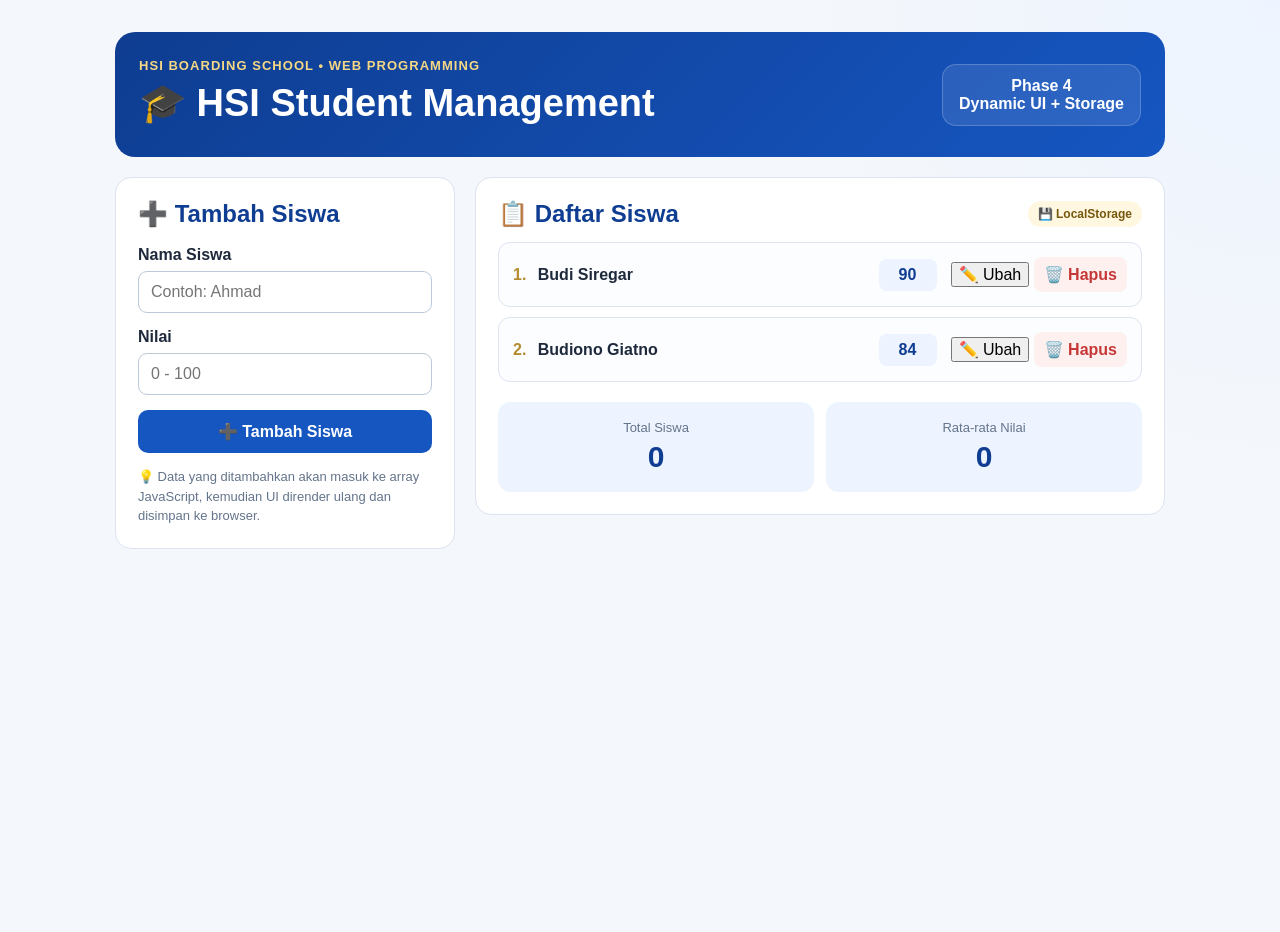
<file: js-materi-5/index.html>
<!DOCTYPE html>
<html lang="id">
<head>
  <meta charset="UTF-8">
  <meta name="viewport" content="width=device-width, initial-scale=1.0">
  <title>HSI Student Management</title>
  <style>
    :root {
      --blue:#1656c1; --blue-dark:#0e3d91; --blue-soft:#edf4ff;
      --gold:#b58b2f; --gold-soft:#fff7df; --white:#fff; --bg:#f4f7fb;
      --text:#1e293b; --muted:#64748b; --border:#dbe4f0;
      --danger:#c63737; --danger-soft:#fff0f0; --radius:16px;
    }
    *{box-sizing:border-box}
    body{margin:0;min-height:100vh;font-family:Arial,sans-serif;background:radial-gradient(circle at top right,#edf4ff 0,transparent 30%),var(--bg);color:var(--text)}
    button,input{font:inherit} button{cursor:pointer}
    .page{width:min(1050px,calc(100% - 30px));margin:32px auto 50px}
    .header{display:flex;justify-content:space-between;align-items:center;gap:20px;padding:24px;margin-bottom:20px;color:var(--white);background:linear-gradient(135deg,var(--blue-dark),var(--blue));border-radius:20px}
    .school{display:inline-block;margin-bottom:8px;font-size:13px;font-weight:bold;letter-spacing:.08em;color:#f5d784}
    .header h1{margin:0 0 8px;font-size:clamp(24px,5vw,38px)}
    .header p{margin:0;max-width:650px;line-height:1.5;color:#dbeafe}
    .phase-badge{flex-shrink:0;padding:12px 16px;border:1px solid rgba(255,255,255,.2);border-radius:14px;text-align:center;font-weight:bold;background:rgba(255,255,255,.1)}
    .concept-row{display:grid;grid-template-columns:repeat(4,1fr);gap:10px;margin-bottom:20px}
    .concept{padding:13px;background:var(--white);border:1px solid var(--border);border-radius:13px;text-align:center;font-weight:bold;font-size:14px}
    .concept span{display:block;margin-top:4px;color:var(--muted);font-size:12px;font-weight:normal}
    .app-grid{display:grid;grid-template-columns:340px 1fr;gap:20px;align-items:start}
    .card{background:var(--white);border:1px solid var(--border);border-radius:var(--radius);padding:22px}
    .card h2{margin:0 0 18px;color:var(--blue-dark)}
    label{display:block;margin-bottom:7px;font-weight:bold}
    input{width:100%;padding:11px 12px;margin-bottom:15px;border:1px solid #bcc9d9;border-radius:9px;outline:none}
    input:focus{border-color:var(--blue);box-shadow:0 0 0 3px var(--blue-soft)}
    .primary-btn{width:100%;padding:12px;border:0;border-radius:10px;color:var(--white);background:var(--blue);font-weight:bold}
    .primary-btn:hover{background:var(--blue-dark)}
    .form-note{margin:14px 0 0;color:var(--muted);font-size:13px;line-height:1.5}
    .list-header{display:flex;justify-content:space-between;align-items:center;gap:10px;margin-bottom:14px}
    .list-header h2{margin:0}
    .saved-status{padding:6px 10px;border-radius:999px;color:#76580c;background:var(--gold-soft);font-size:12px;font-weight:bold}
    .student-list{display:grid;gap:10px}
    .student-item{display:grid;grid-template-columns:1fr auto auto;align-items:center;gap:14px;padding:14px;border:1px solid var(--border);border-radius:12px;background:#fbfdff}
    .student-name{font-weight:bold}
    .student-number{display:inline-block;margin-right:7px;color:var(--gold)}
    .score{min-width:58px;padding:7px 10px;border-radius:8px;text-align:center;font-weight:bold;color:var(--blue-dark);background:var(--blue-soft)}
    .delete-btn{border:0;border-radius:8px;padding:8px 10px;color:var(--danger);background:var(--danger-soft);font-weight:bold}
    .empty{padding:28px;border:1px dashed #b9c7d8;border-radius:12px;text-align:center;color:var(--muted);background:#fbfdff}
    .stats{display:grid;grid-template-columns:repeat(2,1fr);gap:12px;margin-top:20px}
    .stat-box{padding:18px;border-radius:13px;text-align:center;color:var(--blue-dark);background:var(--blue-soft)}
    .stat-box span{display:block;margin-bottom:5px;color:var(--muted);font-size:13px}
    .stat-box strong{font-size:30px}
    @media(max-width:800px){.app-grid{grid-template-columns:1fr}.concept-row{grid-template-columns:repeat(2,1fr)}.header{align-items:flex-start;flex-direction:column}}
    @media(max-width:520px){.page{width:min(100% - 18px,1050px);margin-top:15px}.concept-row{grid-template-columns:1fr}.student-item{grid-template-columns:1fr auto}.score{grid-column:2;grid-row:1}.delete-btn{grid-column:1/-1}}
  </style>
  <script src="script.js" defer></script>
</head>
<body>
  <main class="page">
    <header class="header">
      <div>
        <span class="school">HSI BOARDING SCHOOL • WEB PROGRAMMING</span>
        <h1>🎓 HSI Student Management</h1>
      </div>
      <div class="phase-badge">Phase 4<br>Dynamic UI + Storage</div>
    </header>

    <section class="app-grid">
      <section class="card">
        <h2>➕ Tambah Siswa</h2>
        <form id="studentForm">
          <label for="studentName">Nama Siswa</label>
          <input id="studentName" type="text" placeholder="Contoh: Ahmad" autocomplete="off" required>

          <label for="studentScore">Nilai</label> 
          <input id="studentScore" type="number" min="0" max="100" placeholder="0 - 100" required>

          <button class="primary-btn" type="submit">➕ Tambah Siswa</button>
        </form>
        <p class="form-note">💡 Data yang ditambahkan akan masuk ke array JavaScript, kemudian UI dirender ulang dan disimpan ke browser.</p>
      </section>

      <section class="card">
        <div class="list-header">
          <h2>📋 Daftar Siswa</h2>
          <span class="saved-status">💾 LocalStorage</span>
        </div>

        <div id="studentList" class="student-list"></div>

        <div class="stats">
          <div class="stat-box"><span>Total Siswa</span><strong id="totalStudents">0</strong></div>
          <div class="stat-box"><span>Rata-rata Nilai</span><strong id="averageScore">0</strong></div>
        </div>
      </section>
    </section>
  </main>
</body>
</html>
</file>
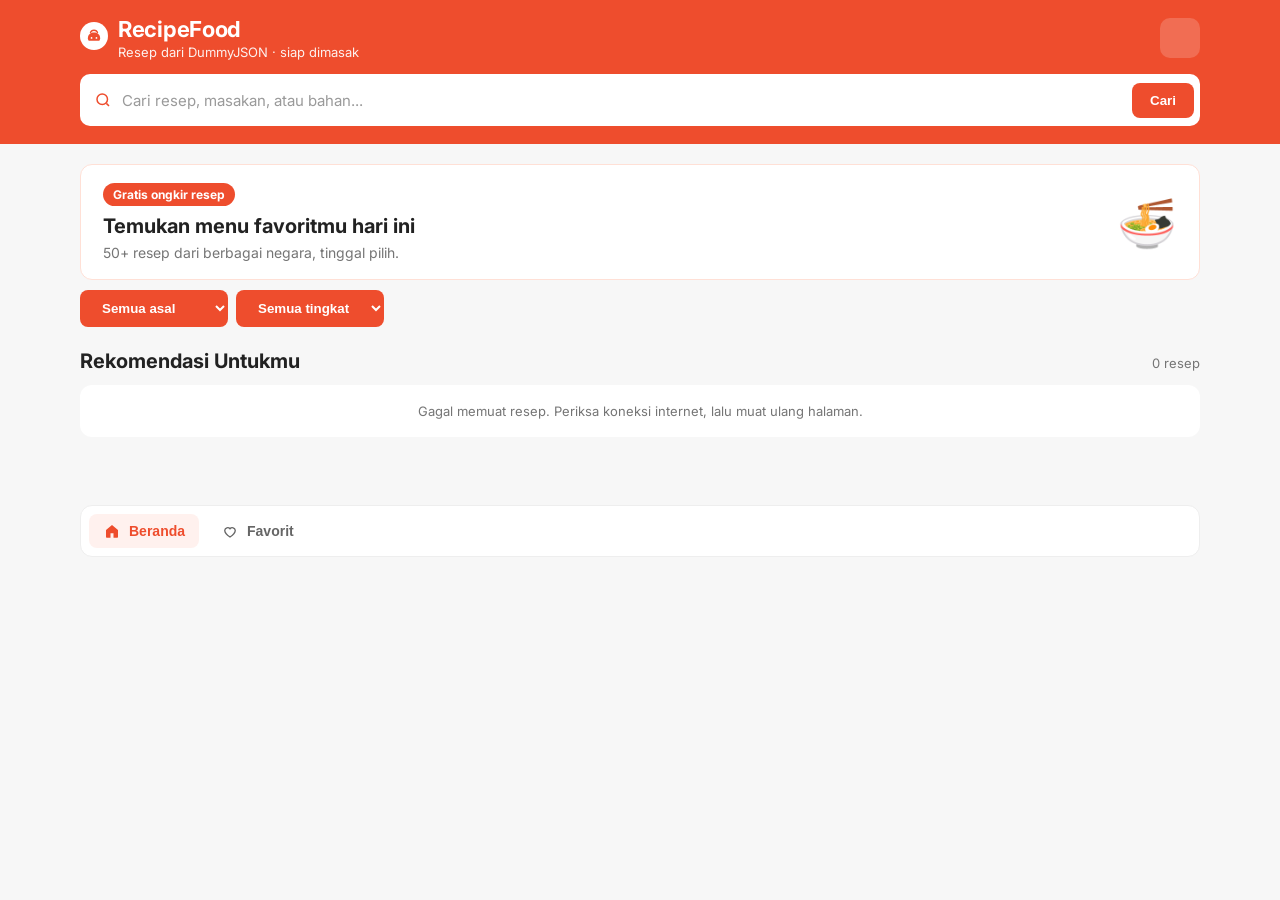
<file: RECIPE FINDER API (SKL 2)/index.html>
<!DOCTYPE html>
<html lang="id">
<head>
  <meta charset="UTF-8">
  <meta name="viewport" content="width=device-width, initial-scale=1.0">
  <title>RecipeFood — Cari Resep</title>
  <link rel="stylesheet" href="style.css">
  <link rel="preconnect" href="https://fonts.googleapis.com">
  <link rel="preconnect" href="https://fonts.gstatic.com" crossorigin>
  <link href="https://fonts.googleapis.com/css2?family=Inter:wght@400;500;600;700;800&display=swap" rel="stylesheet">
</head>
<body>
  <div class="app">
    <header class="header">
      <div class="header-top">
        <div class="brand">
          <span class="brand-mark" aria-hidden="true">
            <svg viewBox="0 0 32 32" width="28" height="28">
              <circle cx="16" cy="16" r="16" fill="#fff"/>
              <path d="M9 18.5c0-3.6 2.4-6.5 7-6.5s7 2.9 7 6.5c0 1.2-.4 2.2-1 3H10c-.6-.8-1-1.8-1-3z" fill="#EE4D2D"/>
              <path d="M12 12.2c.4-1.6 1.8-2.7 4-2.7s3.6 1.1 4 2.7" fill="none" stroke="#EE4D2D" stroke-width="1.6" stroke-linecap="round"/>
              <circle cx="13.2" cy="18.2" r="1" fill="#fff"/>
              <circle cx="18.8" cy="18.2" r="1" fill="#fff"/>
            </svg>
          </span>
          <div>
            <h1>RecipeFood</h1>
            <p class="loc">Resep dari DummyJSON · siap dimasak</p>
          </div>
        </div>
        <button class="icon-btn" type="button" aria-label="Keranjang">

        </button>
      </div>

      <form class="search" id="search-form" role="search">
        <svg viewBox="0 0 24 24" width="18" height="18" fill="none" stroke="#EE4D2D" stroke-width="2">
          <circle cx="11" cy="11" r="7"/>
          <path d="M20 20l-3.5-3.5"/>
        </svg>
        <input id="search-input" type="search" placeholder="Cari resep, masakan, atau bahan..." autocomplete="off">
        <button type="submit" class="search-btn">Cari</button>
      </form>
    </header>

    <main>
      <section class="promo" aria-label="Promo">
        <div class="promo-card">
          <div>
            <span class="promo-tag">Gratis ongkir resep</span>
            <strong>Temukan menu favoritmu hari ini</strong>
            <p>50+ resep dari berbagai negara, tinggal pilih.</p>
          </div>
          <span class="promo-emoji" aria-hidden="true">🍜</span>
        </div>
      </section>

  <div class="filter">    
    <select id="cuisine-filter">
      <option value="all">Semua asal</option>
      <option>Italian</option>
      <option>Asian</option>
      <option>Pakistani</option>
      <option>American</option>
      <option>Greek</option>
      <option>Brazilian</option>
      <option>Indian</option>
      <option>Japanese</option>
      <option>Korean</option>
      <option>Lebanese</option>
      <option>Mexican</option>
      <option>Moroccan</option>
      <option>Russian</option>
      <option>Smoothie</option>
      <option>Thai</option>
      <option>Turkish</option>
      <option>Mediterranean</option>
    </select>

    <select id="difficulty-filter">
      <option value="all">Semua tingkat</option>
      <option>Easy</option>
      <option>Medium</option>
    </select>
</div>
      <section class="list-section">
        <div class="section-head">
          <h2>Rekomendasi Untukmu</h2>
          <span id="result-count">Memuat resep...</span>
        </div>

        <div id="status" class="status" hidden></div>
        <div id="recipe-grid" class="grid" aria-live="polite"></div>
      </section>
    </main>

  <nav class="bottom-nav" aria-label="Navigasi">

  <button
    class="nav-item active"
    id="home-nav"
    type="button"
  >
    <svg viewBox="0 0 24 24" width="22" height="22" fill="currentColor">
      <path d="M4 10.5 12 4l8 6.5V20a1 1 0 0 1-1 1h-5v-6H10v6H5a1 1 0 0 1-1-1v-9.5z"/>
    </svg>

    <span>Beranda</span>
  </button>


  <button
    class="nav-item"
    id="favorite-nav"
    type="button"
  >
    <svg viewBox="0 0 24 24" width="22" height="22" fill="none" stroke="currentColor" stroke-width="1.8">
      <path d="M12 20s-7-4.4-7-9a4 4 0 0 1 7-2 4 4 0 0 1 7 2c0 4.6-7 9-7 9z"/>
    </svg>

    <span>Favorit</span>
  </button>

  </nav>
</div>

  <dialog id="detail" class="detail">
    <div class="detail-sheet">
      <button class="close-detail" type="button" id="close-detail" aria-label="Tutup">×</button>
      <div id="detail-body"></div>
    </div>
  </dialog>

  <script src="script.js"></script>
</body>
</html>
</file>
<file: RECIPE FINDER API (SKL 2)/style.css>
:root {
  --orange: #ee4d2d;
  --orange-dark: #d73211;
  --orange-soft: #fff1ee;
  --ink: #222222;
  --muted: #757575;
  --line: #eeeeee;
  --bg: #f7f7f7;
  --card: #ffffff;
  --shadow: 0 2px 10px rgba(0, 0, 0, 0.06);
  --radius: 12px;
  --page: 1120px;
}

* { box-sizing: border-box; }

body {
  margin: 0;
  font-family: Inter, system-ui, -apple-system, Segoe UI, sans-serif;
  background: var(--bg);
  color: var(--ink);
}

.app {
  min-height: 100vh;
  background: var(--bg);
}

.header {
  background: var(--orange);
  color: #fff;
  padding: 16px 24px 18px;
}

.header-top,
.search,
main,
.bottom-nav {
  width: min(var(--page), calc(100% - 32px));
  margin-left: auto;
  margin-right: auto;
}

.header-top {
  display: flex;
  align-items: center;
  justify-content: space-between;
  gap: 16px;
}

.brand {
  display: flex;
  align-items: center;
  gap: 10px;
}

.brand h1 {
  margin: 0;
  font-size: 22px;
  letter-spacing: -0.3px;
}

.loc {
  margin: 2px 0 0;
  font-size: 13px;
  opacity: 0.92;
}

.icon-btn {
  width: 40px;
  height: 40px;
  border: 0;
  border-radius: 10px;
  background: rgba(255, 255, 255, 0.18);
  color: #fff;
  display: grid;
  place-items: center;
  cursor: pointer;
}

.search {
  margin-top: 14px;
  background: #fff;
  border-radius: 10px;
  display: flex;
  align-items: center;
  gap: 8px;
  padding: 6px 6px 6px 14px;
}

.search input {
  flex: 1;
  border: 0;
  outline: none;
  font: inherit;
  font-size: 15px;
  color: var(--ink);
  background: transparent;
  min-width: 0;
  height: 40px;
}

.search input::placeholder { color: #9a9a9a; }

.search-btn {
  border: 0;
  background: var(--orange);
  color: #fff;
  font-weight: 700;
  border-radius: 8px;
  padding: 10px 18px;
  cursor: pointer;
}

.search-btn:hover { background: var(--orange-dark); }

.bottom-nav {
  position: static;
  transform: none;
  width: min(var(--page), calc(100% - 32px));
  background: #fff;
  display: flex;
  gap: 8px;
  border: 1px solid var(--line);
  border-radius: 12px;
  padding: 8px;
  margin-top: 16px;
}

.nav-item {
  border: 0;
  background: transparent;
  color: #666;
  display: flex;
  align-items: center;
  gap: 8px;
  font-size: 14px;
  font-weight: 600;
  cursor: pointer;
  padding: 8px 14px;
  border-radius: 8px;
}

.nav-item svg { width: 18px; height: 18px; }

.nav-item.active {
  color: var(--orange);
  background: var(--orange-soft);
}

main {
  padding: 20px 0 40px;
}

.promo-card {
  background: #fff;
  border: 1px solid #ffe0d6;
  border-radius: var(--radius);
  padding: 18px 22px;
  display: flex;
  align-items: center;
  justify-content: space-between;
}

.promo-tag {
  display: inline-block;
  background: var(--orange);
  color: #fff;
  font-size: 12px;
  font-weight: 700;
  border-radius: 999px;
  padding: 4px 10px;
  margin-bottom: 8px;
}

.promo-card strong {
  display: block;
  font-size: 20px;
}

.promo-card p {
  margin: 6px 0 0;
  color: var(--muted);
  font-size: 14px;
}

.promo-emoji { font-size: 48px; }

.categories { margin-top: 18px; }

.chips {
  display: flex;
  flex-wrap: wrap;
  gap: 8px;
}

.chip {
  border: 1px solid #e6e6e6;
  background: #fff;
  color: #444;
  border-radius: 8px;
  padding: 8px 14px;
  font: inherit;
  font-size: 14px;
  font-weight: 600;
  cursor: pointer;
}

.chip.active {
  background: var(--orange);
  color: #fff;
  border-color: var(--orange);
}

.list-section { margin-top: 22px; }

.section-head {
  display: flex;
  align-items: baseline;
  justify-content: space-between;
  margin-bottom: 12px;
}

.section-head h2 {
  margin: 0;
  font-size: 20px;
}

.section-head span,
.status {
  color: var(--muted);
  font-size: 13px;
}

.status {
  background: #fff;
  border-radius: 12px;
  padding: 18px;
  text-align: center;
  margin-bottom: 12px;
}

.grid {
  display: grid;
  grid-template-columns: repeat(4, 1fr);
  gap: 16px;
}

.card {
  background: var(--card);
  border-radius: 12px;
  overflow: hidden;
  box-shadow: var(--shadow);
  cursor: pointer;
  border: 1px solid #f0f0f0;
  padding: 0;
  text-align: left;
  font: inherit;
  color: inherit;
  display: flex;
  flex-direction: column;
}

.card:hover { border-color: #ffd3c8; }

.card img {
  width: 100%;
  height: 160px;
  object-fit: cover;
  background: #f3f3f3;
  display: block;
}

.card-body { padding: 12px; }

.card h3 {
  margin: 0;
  font-size: 15px;
  line-height: 1.35;
  min-height: 40px;
}

.meta {
  display: flex;
  align-items: center;
  justify-content: space-between;
  margin-top: 8px;
  font-size: 12px;
  color: var(--muted);
}

.rating {
  color: #ee4d2d;
  font-weight: 700;
}

.badge {
  display: inline-block;
  margin-top: 8px;
  background: var(--orange-soft);
  color: var(--orange-dark);
  font-size: 11px;
  font-weight: 700;
  border-radius: 6px;
  padding: 3px 7px;
}

.card-cuisine {
  display: block;
  margin-bottom: 5px;

  color: #2563eb;
  font-size: 11px;
  font-weight: 800;

  text-transform: uppercase;
  letter-spacing: 0.08em;
}

.card-actions {
  display: flex;
  align-items: center;
  gap: 8px;

  margin-top: 12px;
}

.detail-btn {
  flex: 1;

  border: 0;
  background: var(--ink);
  color: #fff;

  border-radius: 8px;

  padding: 9px 12px;

  font-size: 12px;
  font-weight: 700;

  cursor: pointer;

  transition: 0.2s;
}

.detail-btn:hover {
  background: var(--orange);
}

.favorite-btn {
  width: 36px;
  height: 36px;

  flex-shrink: 0;

  border: 1px solid #e5e5e5;

  background: #fff;

  border-radius: 50%;

  color: #777;

  font-size: 20px;

  cursor: pointer;

  transition: 0.2s;
}

.favorite-btn:hover {
  color: #ee4d2d;
  border-color: #ee4d2d;
  background: var(--orange-soft);
}

.favorite-btn.active {
  color: #ee4d2d;
  border-color: #ffd0c7;
  background: var(--orange-soft);
}

.detail {
  border: 0;
  padding: 0;
  background: transparent;
  width: min(760px, calc(100% - 32px));
  max-width: 100%;
}

.detail::backdrop { background: rgba(0, 0, 0, 0.45); }

.detail-sheet {
  background: #fff;
  border-radius: 16px;
  margin: 6vh auto;
  max-height: 88vh;
  overflow: auto;
  position: relative;
}

.close-detail {
  position: absolute;
  top: 10px;
  right: 10px;
  width: 32px;
  height: 32px;
  border: 0;
  border-radius: 50%;
  background: rgba(0, 0, 0, 0.55);
  color: #fff;
  font-size: 22px;
  cursor: pointer;
  z-index: 2;
}

.detail-hero {
  width: 100%;
  height: 280px;
  object-fit: cover;
  display: block;
}

.detail-content { padding: 18px 22px 28px; }

.detail-content h2 { margin: 0 0 6px; font-size: 24px; }

.detail-stats {
  display: flex;
  gap: 8px;
  flex-wrap: wrap;
  margin: 10px 0 14px;
}

.pill {
  background: #f6f6f6;
  border-radius: 999px;
  padding: 5px 10px;
  font-size: 13px;
  color: #444;
}

#difficulty-filter {
  border: 0;
  background: var(--orange);
  color: #fff;
  font-weight: 700;
  border-radius: 8px;
  padding: 10px 18px;
  cursor: pointer;
}

#cuisine-filter {
  border: 0;
  background: var(--orange);
  color: #fff;
  font-weight: 700;
  border-radius: 8px;
  padding: 10px 18px;
  cursor: pointer;
}

.filter {
  display: flex;
  gap: 8px;
  flex-wrap: wrap;
  margin: 10px 0 14px;

}

.detail-content h3 { margin: 14px 0 6px; font-size: 16px; }

.detail-content li { margin: 4px 0; font-size: 14px; color: #333; }

@media (max-width: 980px) {
  .grid { grid-template-columns: repeat(3, 1fr); }
}

@media (max-width: 720px) {
  .grid { grid-template-columns: repeat(2, 1fr); }
  .promo-card strong { font-size: 16px; }
  .bottom-nav { overflow-x: auto; }
}

@media (max-width: 480px) {
  .header { padding: 14px 0 16px; }
  .grid { grid-template-columns: 1fr; }
  .card img { height: 180px; }
  .nav-item span { display: none; }
}
</file>
